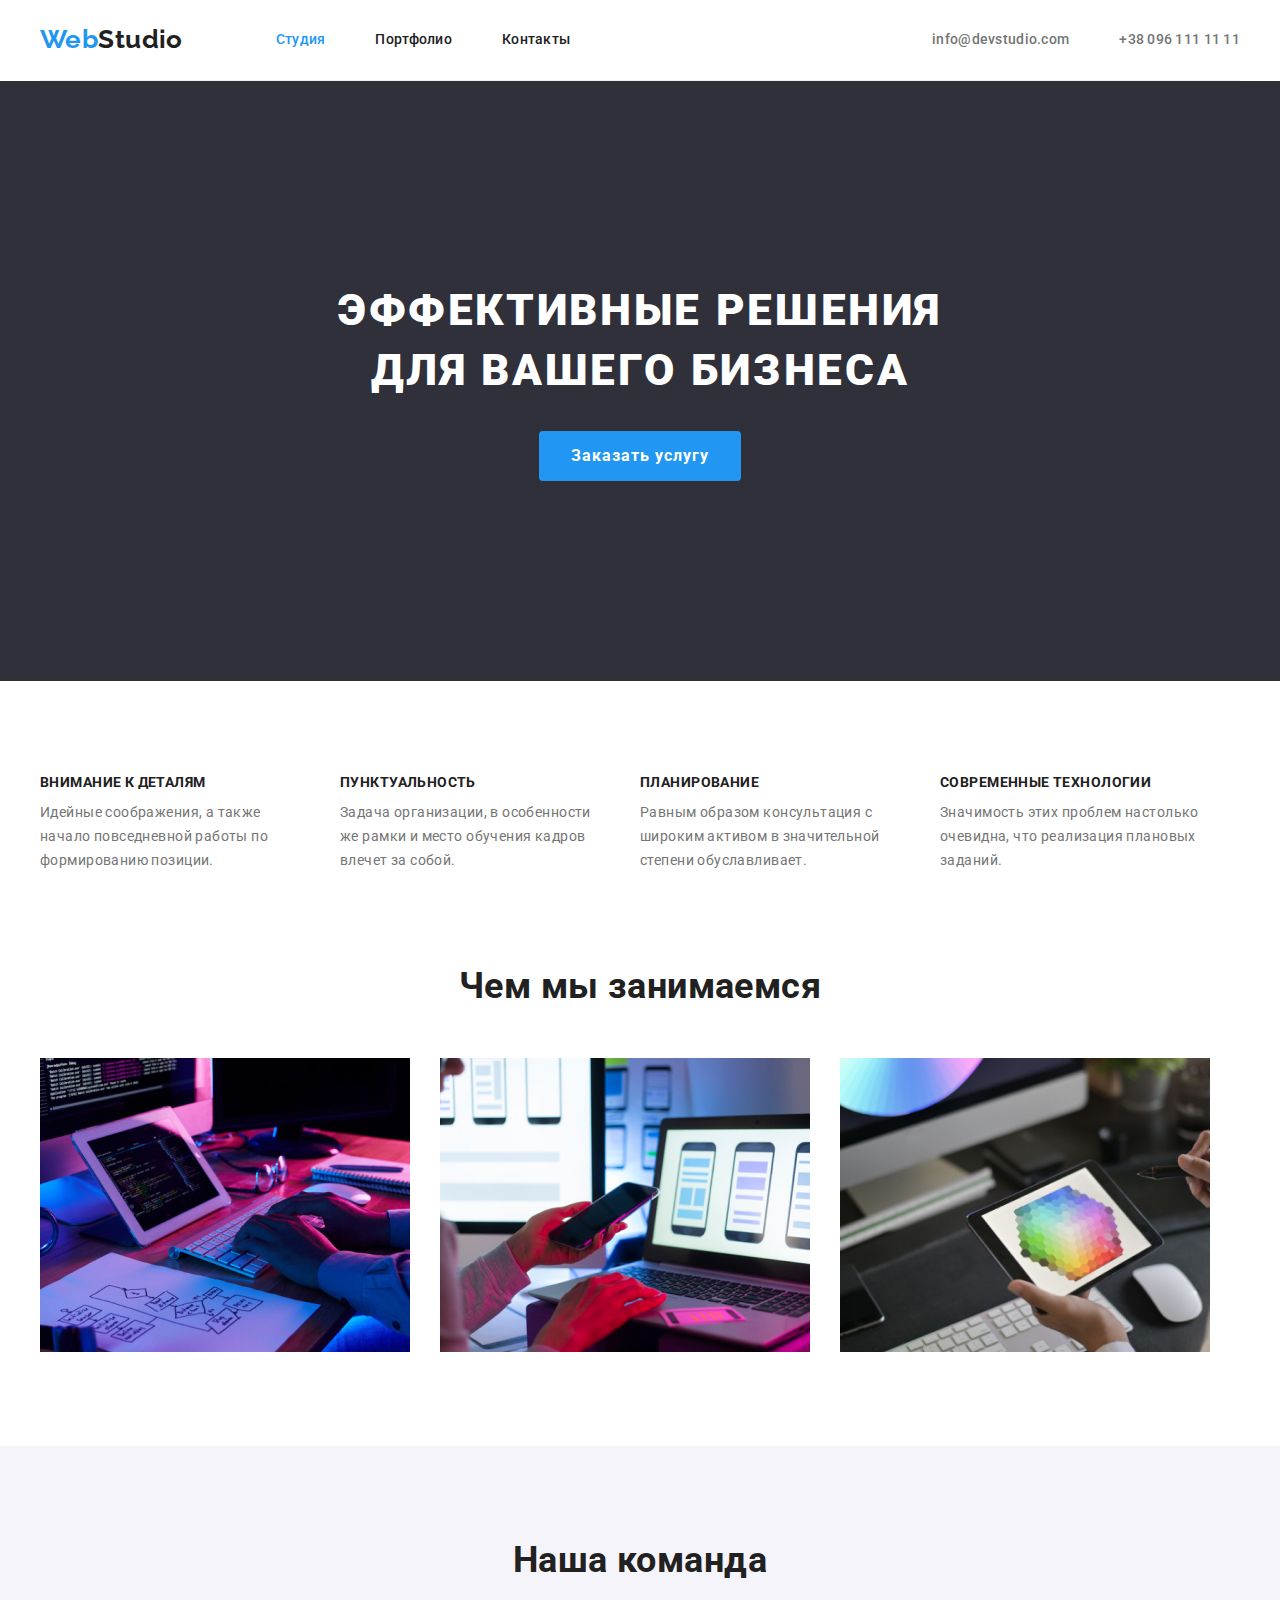
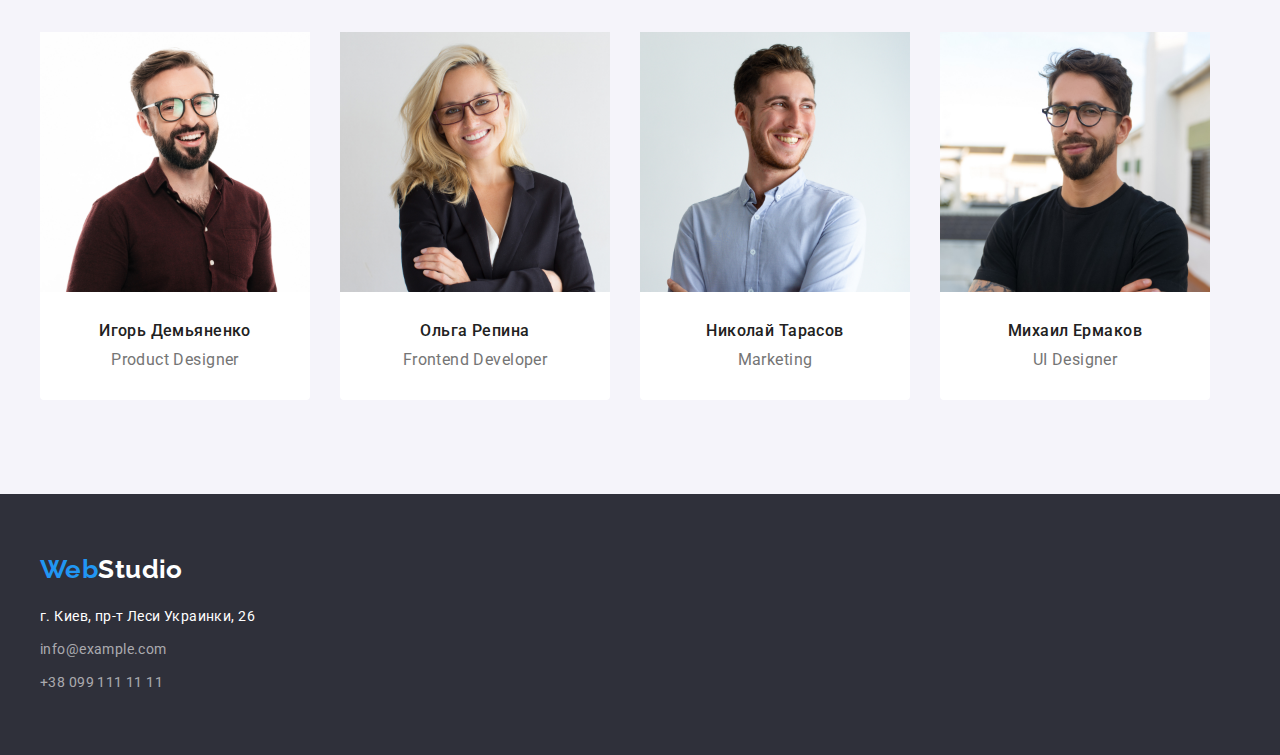
<file: index.html>
<!DOCTYPE html>
<html lang="ru">

<head>
    <meta charset="UTF-8">
    <meta http-equiv="X-UA-Compatible" content="IE=edge">
    <meta name="viewport" content="width=device-width, initial-scale=1.0">
    <link href="https://fonts.googleapis.com/css2?family=Raleway:wght@700&family=Roboto:wght@400;500;700;900&display=swap"
     rel="stylesheet">
    <title>Document</title>
    <link rel="stylesheet" href="https://cdnjs.cloudflare.com/ajax/libs/modern-normalize/1.1.0/modern-normalize.min.css"
        integrity="sha512-wpPYUAdjBVSE4KJnH1VR1HeZfpl1ub8YT/NKx4PuQ5NmX2tKuGu6U/JRp5y+Y8XG2tV+wKQpNHVUX03MfMFn9Q=="
        crossorigin="anonymous" referrerpolicy="no-referrer" />
    <link rel="stylesheet" href="css/styles.css">
</head>

<body>
    <header class="header">
        <div class="container">
        
        <nav class="menu">
            <a href="./index.html" class="logo">Web<span class="studio-black">Studio</span> </a>
            <ul class="site-nav list">
                <li class="item"><a href="" class="color-nav current">Студия</a></li>
                <li class="item"><a href="./portfolio.html" class="color-nav">Портфолио</a></li>
                <li class="item"><a href="" class="color-nav">Контакты</a></li>
            </ul>
        
        <ul class="contacts-nav list">
           <li class="item"><a href="mailto:info@devstudio.com" class="contact">info@devstudio.com</a></li>
           <li class="item"><a href="tel:+380961111111" class="contact">+38 096 111 11 11</a></li>
        </ul>
        </nav>
        </div>
    </header>
    <main>
        <!-- hero -->
        <section class="hero">
           <div class="container">
            <h1 class="hero-title">ЭФФЕКТИВНЫЕ РЕШЕНИЯ ДЛЯ ВАШЕГО БИЗНЕСА</h1>
            <button class="hero-button" type="button">Заказать услугу</button>
            </div>
        </section>

        <!-- our advantage -->
        <section class="advantage section">
            <div class="container">
                
            <ul class="list odds">
                
                <li class="info">
                    <h3 class="advantage-list">ВНИМАНИЕ К ДЕТАЛЯМ</h3>
                    <p class="text">Идейные соображения, а также начало повседневной работы по формированию позиции.</p>
                </li>
                
                <li class="info">
                    <h3 class="advantage-list">ПУНКТУАЛЬНОСТЬ</h3>
                    <p class="text">Задача организации, в особенности же рамки и место обучения кадров влечет за собой.</p>
                </li>
                <li class="info">
                    <h3 class="advantage-list">ПЛАНИРОВАНИЕ</h3>
                    <p class="text">Равным образом консультация с широким активом в значительной степени обуславливает.</p>
                </li>
                <li class="info">
                    <h3 class="advantage-list">СОВРЕМЕННЫЕ ТЕХНОЛОГИИ</h3>
                    <p class="text">Значимость этих проблем настолько очевидна, что реализация плановых заданий.</p>
                </li>
                
            </ul>
            </div>
            </section>

            <!-- our work -->
            <section class="work section">
              <div class="container">
                <h2 class="title">Чем мы занимаемся</h2>
                <ul class="list row">
                <li class="example">
                    <img src="./images/img-1.jpg" alt="фото" width="370" height="294">
                </li>
                <li class="example">
                    <img src="./images/img-2.jpg" alt="фото" width="370" height="294">
                </li>
                <li class="example">
                    <img src="./images/img-3.jpg" alt="фото" width="370" height="294">
                </li>
                </ul>
              </div> 
        </section>

        <!-- section-our-team -->
        <section class="team section">
            <div class="container">
            <h2 class="title">Наша команда</h2>
            <ul class="list row">
                <li class="staff">
                    <img src="./images/img-igor.jpg" alt="Игорь Демьяненко" width="270" height="260">
                    <div class="staff-info">
                    <h3 class="team-name">Игорь Демьяненко</h3>
                    <p lang="en" class="position">Product Designer</p>
                    </div>
                </li>
                <li class="staff">
                    <img src="./images/img-olga.jpg" alt="Ольга Репина" width="270" height="260">
                    <div class="staff-info">
                    <h3 class="team-name">Ольга Репина</h3>
                    <p lang="en" class="position">Frontend Developer</p>
                    </div>
                </li>
                <li class="staff">
                    <img src="./images/img-nikolai.jpg" alt="Николай Тарасов" width="270" height="260">
                    <div class="staff-info">
                    <h3 class="team-name">Николай Тарасов</h3>
                    <p lang="en" class="position">Marketing</p>
                    </div>
                </li>
                <li class="staff">
                    <img src="./images/img-mihail.jpg" alt="Михаил Ермаков" width="270" height="260">
                    <div class="staff-info">
                    <h3 class="team-name">Михаил Ермаков</h3>
                    <p lang="en" class="position">UI Designer</p>
                    </div>
                </li>
            </ul>
            </div>
        </section>
        
    </main>
    <footer class="footer">
        <div class="container">
            <address>
                <div class="footer-content">
                
                <a href="./index.html" class="logo">Web<span class="studio-white">Studio</span></a>
                <ul class="footer-nav list">
    
                    <li><a href="https://goo.gl/maps/dz8LgYKqn3LP9GC87" target="_blank" class="contact-map">г. Киев, пр-т
                            Леси Украинки,
                            26</a></li>
                    <li><a href="mailto:info@example.com" class="contact-footer">info@example.com</a></li>
                    <li><a href="tel:+380991111111" class="contact-footer">+38 099 111 11 11</a></li>
                </ul>
                </div>
            </address>
        </div>
    </footer>
</body>

</html>
</file>
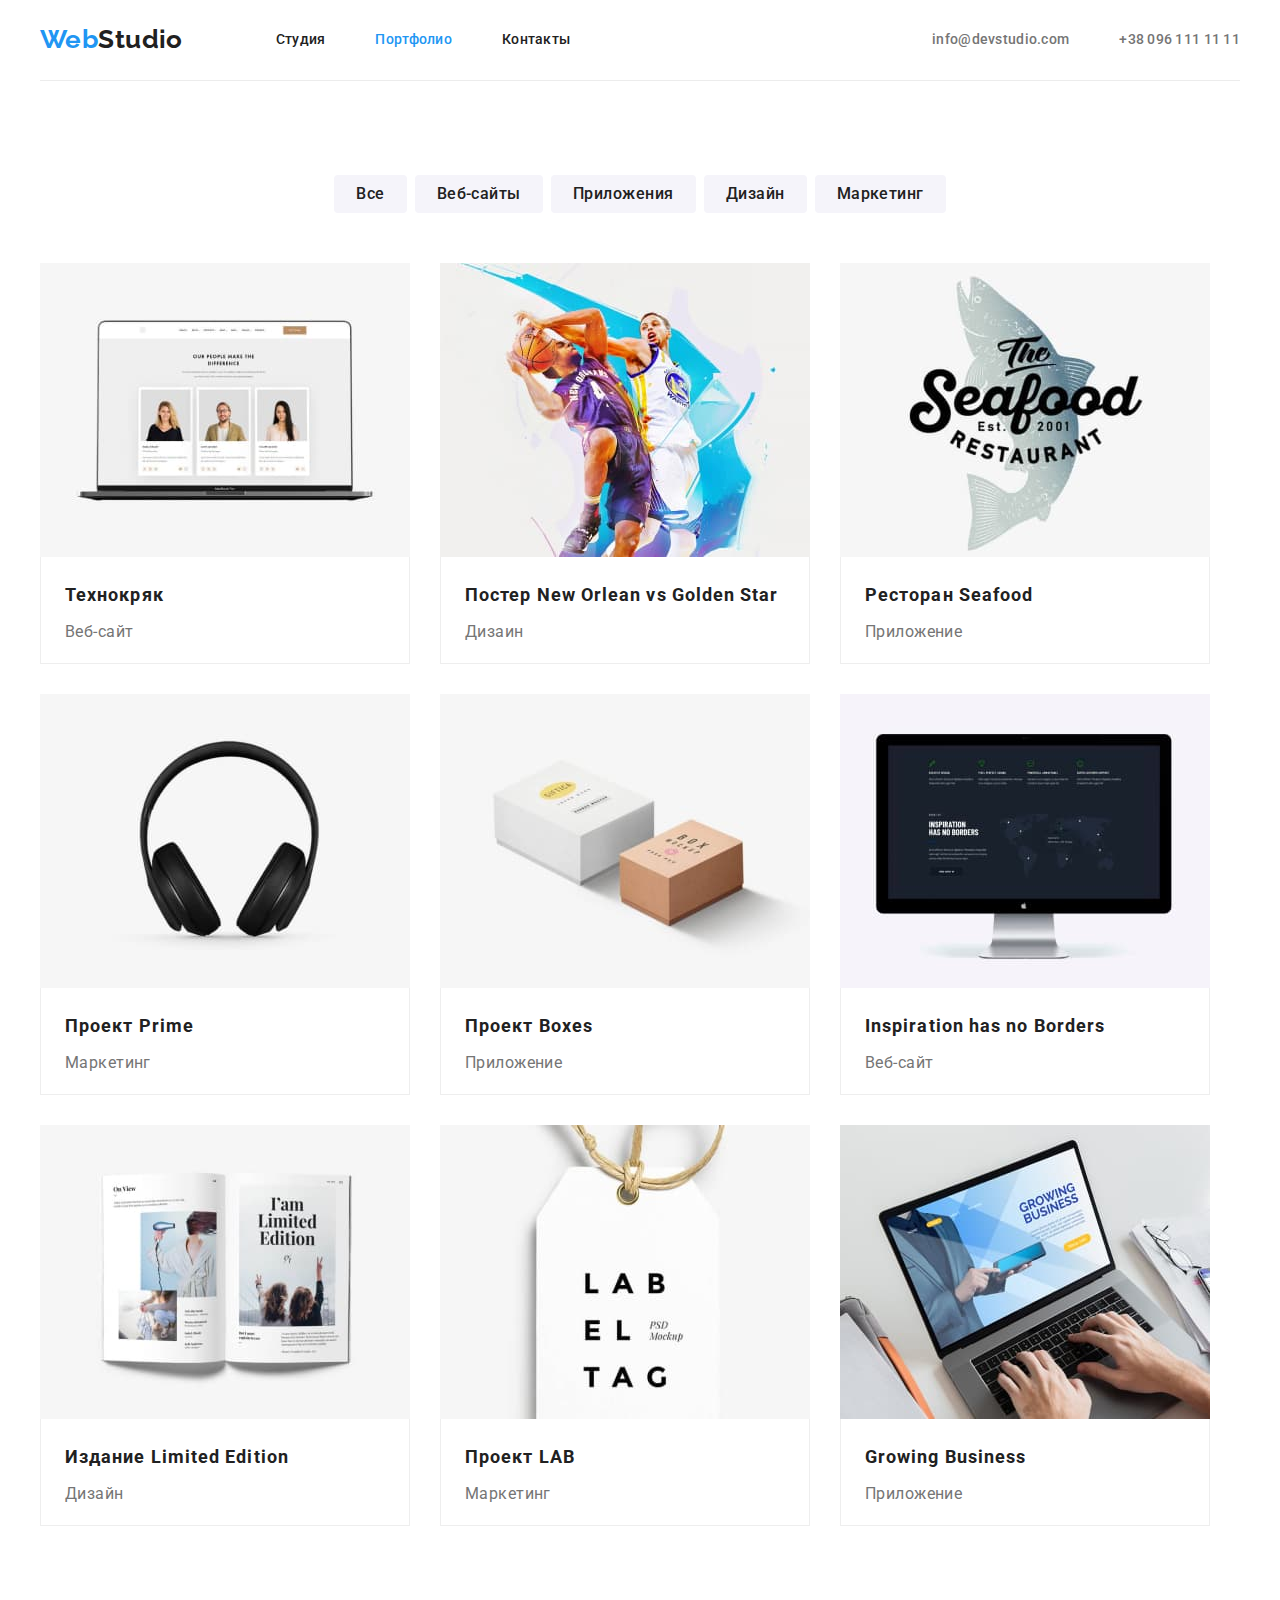
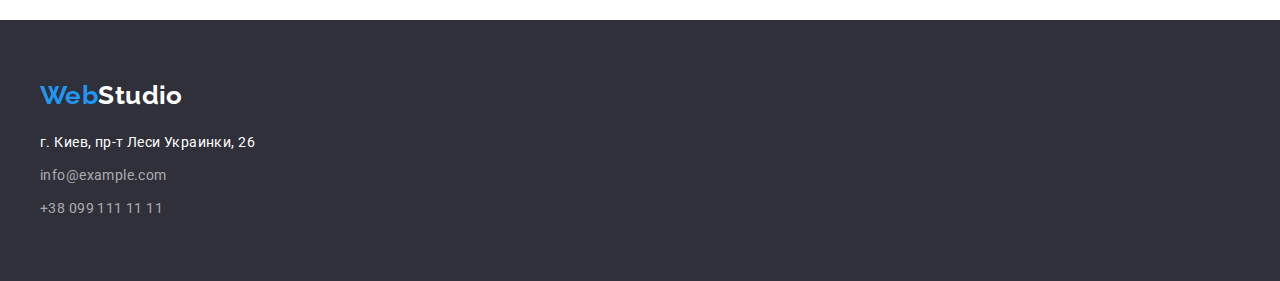
<file: portfolio.html>
<!DOCTYPE html>
<html lang="ru">
<head>
    <meta charset="UTF-8">
    <meta http-equiv="X-UA-Compatible" content="IE=edge">
    <meta name="viewport" content="width=device-width, initial-scale=1.0">
    <link href="https://fonts.googleapis.com/css2?family=Raleway:wght@700&family=Roboto:wght@400;500;700;900&display=swap"
        rel="stylesheet">
    <title>Document</title>
    <link rel="stylesheet" href="https://cdnjs.cloudflare.com/ajax/libs/modern-normalize/1.1.0/modern-normalize.min.css"
        integrity="sha512-wpPYUAdjBVSE4KJnH1VR1HeZfpl1ub8YT/NKx4PuQ5NmX2tKuGu6U/JRp5y+Y8XG2tV+wKQpNHVUX03MfMFn9Q=="
        crossorigin="anonymous" referrerpolicy="no-referrer" />
    <link rel="stylesheet" href="css/styles.css">
</head>
<body>
    <header>
        <div class="container">
        
            <nav class="menu">
                <a href="./index.html" class="logo">Web<span class="studio-black">Studio</span> </a>
                <ul class="site-nav list">
                    <li class="item"><a href="./index.html" class="color-nav ">Студия</a></li>
                    <li class="item"><a href="" class="color-nav current">Портфолио</a></li>
                    <li class="item"><a href="" class="color-nav">Контакты</a></li>
                </ul>
        
                <ul class="contacts-nav list">
                    <li class="item"><a href="mailto:info@devstudio.com" class="contact">info@devstudio.com</a></li>
                    <li class="item"><a href="tel:+380961111111" class="contact">+38 096 111 11 11</a></li>
                </ul>
            </nav>
        </div>
    
    </header>
    <main>
        <section class="portfolio section">
            <div class="container">
            <h1 hidden>Портфолио</h1>
            <ul class="portfolio-btn list">
                <li class="item"><button type="button" class="btn-filter">Все</button></li>
                <li class="item"><button type="button" class="btn-filter">Веб-сайты</button></li>
                <li class="item"><button type="button" class="btn-filter">Приложения</button></li>
                <li class="item"><button type="button" class="btn-filter">Дизайн</button></li>
                <li class="item"><button type="button" class="btn-filter">Маркетинг</button></li>
            </ul>
            </div>
            <div class="container">
            <ul class="portfolio-foto list">
                <li class="element">
                    <a href="" class="decor">
                        <img src="./images/p-1.jpg" alt="Сайт" width="370" height="294">
                        <div class="border-content">
                        <h2 class="portfolio-title">Технокряк</h2>
                        <p class="potrfolio-text">Веб-сайт</p>
                        </div>
                    </a>
                </li>
                <li class="element">
                    
            
                    <a href="" class="decor">
                        
                        <img src="./images/p-2.jpg" alt="Постер" width="370" height="294">
                        <div class="border-content">
                        <h2 class="portfolio-title">Постер New Orlean vs Golden Star</h2>
                        <p class="potrfolio-text">Дизаин</p>
                        </div>
                    </a>
                </li>
                <li class="element">
                    <a href="" class="decor">
                        <img src="./images/p-3.jpg" alt="Ресторан" width="370" height="294">
                        <div class="border-content">
                        <h2 class="portfolio-title">Ресторан Seafood</h2>
                        <p class="potrfolio-text">Приложение</p>
                        </div>
                    </a>
                </li>
                <li class="element">
                    <a href="" class="decor">
                        <img src="./images/p-4.jpg" alt="Наушники" width="370" height="294">
                        <div class="border-content">
                        <h2 class="portfolio-title">Проект Prime</h2>
                        <p class="potrfolio-text">Маркетинг</p>
                        </div>
                    </a>
                </li>
                <li class="element">
                    <a href="" class="decor">
                        <img src="./images/p-5.jpg" alt="Коробки" width="370" height="294">
                        <div class="border-content">
                        <h2 class="portfolio-title" class="potrfolio-title" >Проект Boxes</h2>
                        <p class="potrfolio-text">Приложение</p>
                        </div>
                    </a>
                </li>
                <li class="element">
                    <a href="" class="decor">
                        <img src="./images/p-6.jpg" alt="Монитор" width="370" height="294">
                        <div class="border-content">
                        <h2 class="portfolio-title"  class="potrfolio-title"lang="en">Inspiration has no Borders</h2>
                        <p class="potrfolio-text">Веб-сайт</p>
                        </div>
                    </a>
                </li>
                <li class="element">
                    <a href="" class="decor">
                        <img src="./images/p-7.jpg" alt="Журнал" width="370" height="294">
                        <div class="border-content">
                        <h2 class="portfolio-title">Издание Limited Edition</h2>
                        <p class="potrfolio-text">Дизайн</p>
                        </div>
                    </a>
                </li>
                <li class="element">
                    <a href="" class="decor">
                        <img src="./images/p-8.jpg" alt="Бирка" width="370" height="294">
                        <div class="border-content">
                        <h2 class="portfolio-title">Проект LAB</h2>
                        <p class="potrfolio-text">Маркетинг</p>
                        </div>
                    </a>
                </li>
                <li class="element">
                    <a href="" class="decor">
                        <img src="./images/p-9.jpg" alt="Ноутбук" width="370" height="294">
                        <div class="border-content">
                        <h2 class="portfolio-title" lang="en">Growing Business</h2>
                        <p class="potrfolio-text">Приложение</p>
                        </div>
                    </a>
                </li>
            </ul>
            </div>
        </section>
    </main>
    <footer class="footer">
        <div class="container">
     <address>
        <div class="footer-content">
            <a href="./index.html" class="logo">Web<span class="studio-white">Studio</span></a>
            <ul class="footer-nav list">
            
                <li><a href="https://goo.gl/maps/dz8LgYKqn3LP9GC87" target="_blank" class="contact-map">г. Киев, пр-т Леси Украинки,
                        26</a></li>
                <li><a href="mailto:info@example.com" class="contact-footer">info@example.com</a></li>
                <li><a href="tel:+380991111111" class="contact-footer">+38 099 111 11 11</a></li>
            </ul>
        </div>
     </address>
        </div>
    </footer>
    

</body>
</html>
</file>
<file: css/styles.css>
:root {
  --primery-text-color: #212121;
  --title-text-color: #757575;
  --acccent-text-color: #2196f3;
  --text-white-color: #ffffff;
  --button-portfolio: #f5f4fa;
  --back-ground-color: #ffffff;
  --border-color: #eeeeee;
  --bkg-hover-btn-hero: #188ce8;
  --bkg-hero: #2f303a;
  --bottom-line-header: #ececec;
}

body {
  font-family: Roboto, sans-serif;
  color: var(--title-text-color);
  letter-spacing: 0.03em;
  margin: 0;
  background-color: var(--back-ground-color);
  font-size: 14px;
}

img {
  display: block;
}

.title {
  color: var(--primery-text-color);
  font-weight: 700;
  font-size: 36px;
  line-height: 1.16;
  text-align: center;
  margin-top: 0;
  margin-bottom: 50px;
}

.list {
  list-style: none;
  padding: 0px;
  margin: 0px;
}

.text {
  line-height: 1.71;
  margin: 10px 0 0 0;
}
.section {
  padding-top: 94px;
  padding-bottom: 94px;
}

.container {
  margin: 0 auto;
  padding-left: 15px;
  padding-right: 15px;
  width: 1200px;
}

/* header */
.header {
  background-color: var(--back-ground-color);
}

.menu {
  display: flex;
  align-items: center;
  border-bottom: 1px solid var(--bottom-line-header);
}

.logo {
  margin-right: 93px;
  color: var(--acccent-text-color);
  font-family: Raleway, sans-serif;
  font-weight: 700;
  font-size: 26px;
  line-height: 1.2;
  text-decoration: none;
}

.studio-black {
  color: var(--primery-text-color);
}

.studio-white {
  color: var(--text-white-color);
}

.site-nav {
  display: flex;
}

.footer-nav :hover,
.footer-nav :focus {
  color: var(--acccent-text-color);
}

.contacts-nav {
  display: flex;
  margin-left: auto;
}

.contacts-nav .item {
}

.contacts-nav .item + .item {
  margin-left: 50px;
}

.site-nav .item {
}

.site-nav .item + .item {
  margin-left: 50px;
}

.site-nav :hover,
.site-nav :focus {
  color: var(--acccent-text-color);
}

.color-nav {
  color: var(--primery-text-color);
  display: block;
  padding-top: 32px;
  padding-bottom: 32px;
  font-weight: 500;
  line-height: 1.14;
  letter-spacing: 0.02em;
  text-decoration: none;
}

.contacts-nav :hover,
.contacts-nav :focus {
  color: var(--acccent-text-color);
}

.contact {
  display: block;
  padding-top: 32px;
  padding-bottom: 32px;
  color: var(--title-text-color);
  font-weight: 500;
  line-height: 1.14;
  letter-spacing: 0.02em;
  text-decoration: none;
}

.site-nav .color-nav.current {
  color: var(--acccent-text-color);
}

/* hero */
.hero {
  text-align: center;
  background-color: var(--bkg-hero);
  padding-top: 200px;
  padding-bottom: 200px;
}

.hero-title {
  width: 696px;
  margin: 0 auto;
  color: var(--text-white-color);
  font-weight: 900;
  font-size: 44px;
  line-height: 1.36;
  text-align: center;
  letter-spacing: 0.06em;
}

.hero-button {
  margin-left: auto;
  margin-right: auto;
  color: var(--text-white-color);
  background-color: var(--acccent-text-color);
  font-family: "Roboto";
  font-weight: 700;
  font-size: 16px;
  line-height: 1.88;
  letter-spacing: 0.06em;
  border-radius: 4px;
  padding: 10px 32px;
  text-align: center;
  border: 1px transparent;
  margin-top: 30px;
  cursor: pointer;
}

.hero-button:hover,
.hero-button:focus {
  background-color: var(--bkg-hover-btn-hero);
}

/* our advantage */
.advantage {
  padding-bottom: 0;
}

.list.odds {
  display: flex;
  flex-wrap: wrap;
}

.info {
  width: 270px;
  margin-right: 30px;
}

.info:nth-child(4n) {
  margin-right: 0;
}

.advantage-list {
  color: var(--primery-text-color);
  margin: 0;
  font-weight: 700;
  font-size: 14px;
  line-height: 1.14;
}

/* our work */
.work {
}

.example {
  margin-right: 30px;
}

.example:nth-child(3n) {
  margin-right: 0px;
}

/* section-our-team */
.team {
  background-color: var(--button-portfolio);
}

.list.row {
  display: flex;
  flex-wrap: wrap;
}

.staff {
  background-color: var(--back-ground-color);
  border-radius: 0 0 4px 4px;
  margin-right: 30px;
}

.staff:nth-child(4n) {
  margin-right: 0;
}

.staff-info {
  text-align: center;
}

.team-name {
  color: var(--primery-text-color);
  font-weight: 500;
  font-size: 16px;
  line-height: 1.18;
  margin: 30px 0 0 0;
}

.position {
  font-size: 16px;
  line-height: 1.18;
  margin: 10px 0 30px 0;
}

/* footer */
.footer-content {
  font-style: normal;
}

.footer {
  background-color: var(--bkg-hero);
  padding-top: 60px;
  padding-bottom: 60px;
}

.contact-map {
  display: inline-block;
  color: var(--text-white-color);
  line-height: 1.71;
  text-decoration: none;
  margin: 20px 0 0 0;
}

.contact-footer {
  display: inline-block;
  color: rgba(255, 255, 255, 0.6);
  line-height: 1.71;
  text-decoration: none;
  margin: 9px 0 0 0;
}

/* portfolio */
.portfolio {
  background-color: var(--back-ground-color);
}

.portfolio-btn {
  padding-top: 0;
  padding-bottom: 50px;
}

.portfolio-title {
  margin-top: 0px;
  margin-bottom: 0;
  padding-top: 20px;
  padding-left: 24px;
  color: var(--primery-text-color);
  font-weight: 700;
  font-size: 18px;
  line-height: 2;
  letter-spacing: 0.06em;
}

.potrfolio-text {
  margin-top: 4px;
  padding-left: 24px;
  color: var(--title-text-color);
  font-size: 16px;
  line-height: 1.88;
}

.decor {
  text-decoration: none;
}

.portfolio-btn.list {
  display: flex;
  justify-content: center;
}

.portfolio-btn .item + .item {
  margin-left: 8px;
}

.btn-filter {
  display: inline-block;
  color: var(--primery-text-color);
  background-color: var(--button-portfolio);
  font-family: "Roboto";
  font-style: normal;
  font-weight: 500;
  font-size: 16px;
  line-height: 1.62;
  letter-spacing: 0.03em;
  border-radius: 4px;
  padding: 6px 22px;
  text-align: center;
  border: 1px transparent;
  cursor: pointer;
}

.btn-filter:hover,
.btn-filter:focus {
  color: var(--text-white-color);
  background-color: var(--acccent-text-color);
}

.portfolio-foto.list {
  display: flex;
  flex-wrap: wrap;
}

.border-content {
  border-bottom: 1px solid var(--border-color);
  border-left: 1px solid var(--border-color);
  border-right: 1px solid var(--border-color);
}

.element {
  margin-right: 30px;
  margin-bottom: 30px;
}

.element:nth-child(3n) {
  margin-right: 0;
}

.element:nth-last-child(-n + 3) {
  margin-bottom: 0;
}
</file>
